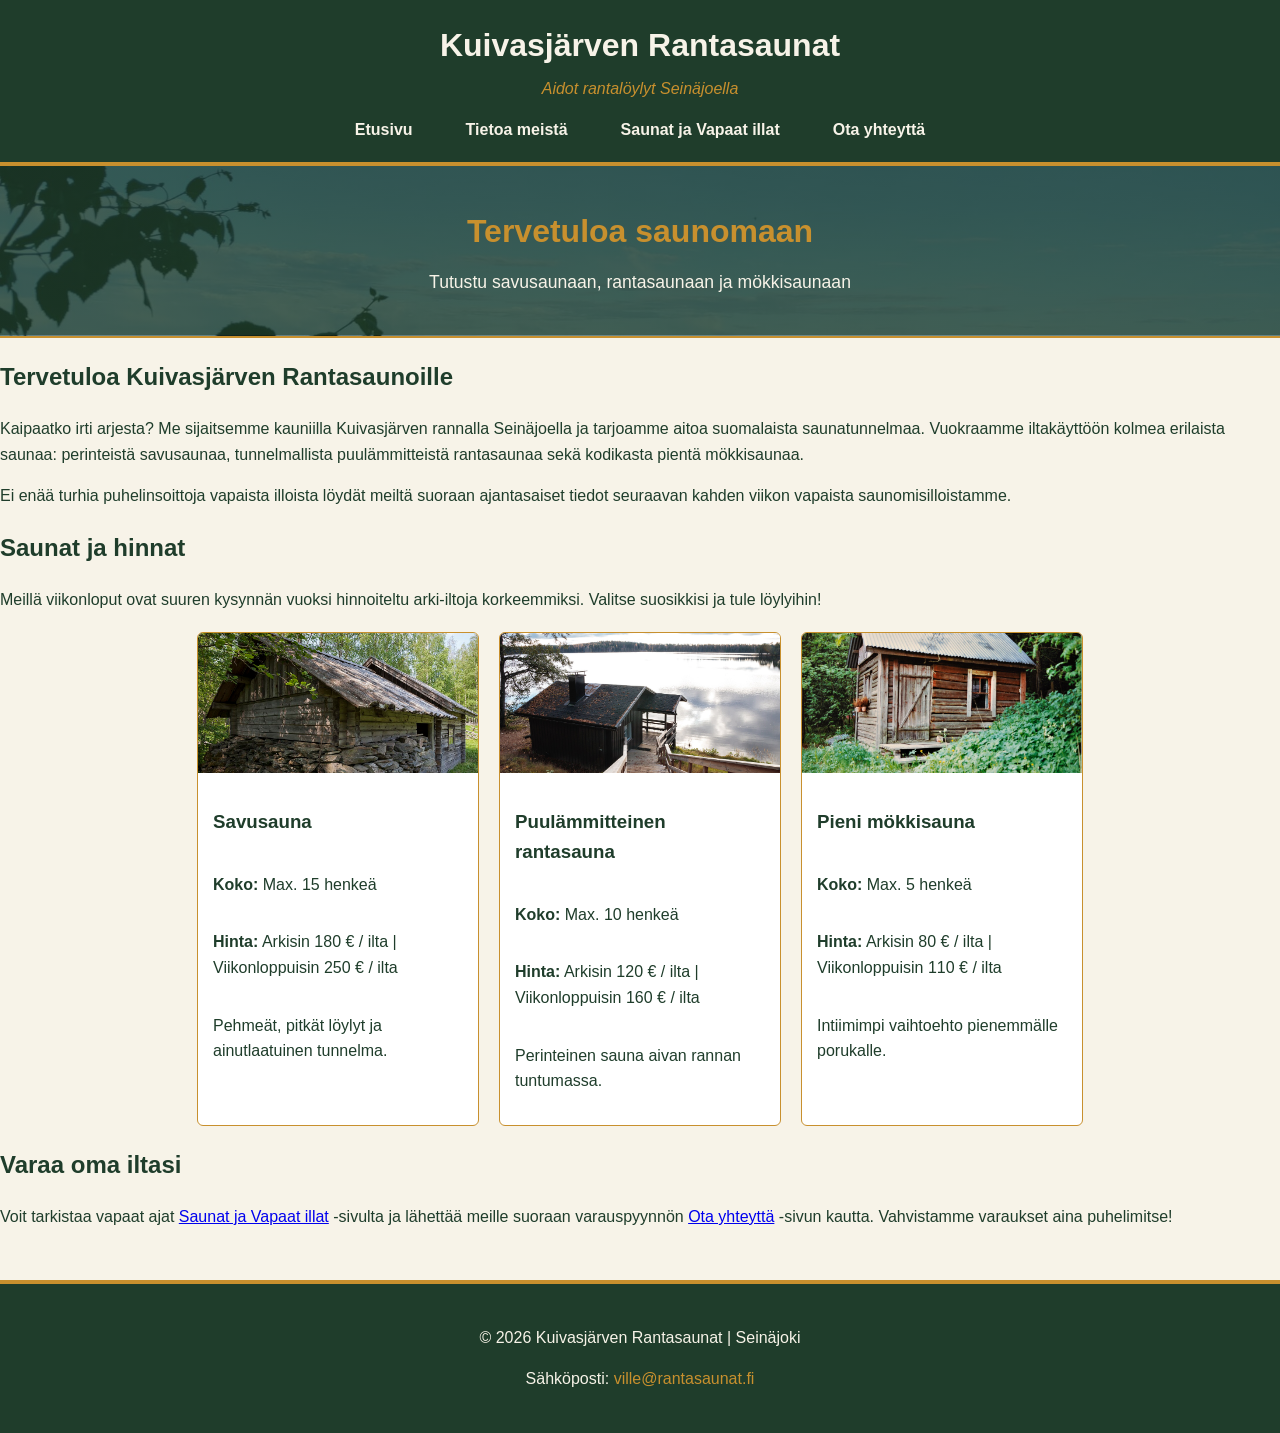
<file: index.html>
<!DOCTYPE html>
<html lang="fi">
<head>
    <meta charset="UTF-8">
    <title>Kuivasjärven Rantasaunat</title>
    <!-- Linkki yhteiseen tyylitiedostoon -->
    <link rel="stylesheet" href="style.css">
    <script src="script.js" defer></script>
</head>
<body>

    <!-- YLÄPALKKI JA NAVIGAATIO (Sama kaikilla sivuilla) -->
    <header class="site-header">
        <div class="header-content">
            <h1>Kuivasjärven Rantasaunat</h1>
            <p class="tagline">Aidot rantalöylyt Seinäjoella</p>
        </div>
        <nav>
            <ul>
                <li><a href="index.html">Etusivu</a></li>
                <li><a href="about.html">Tietoa meistä</a></li>
                <li><a href="listing.html">Saunat ja Vapaat illat</a></li>
                <li><a href="contact.html">Ota yhteyttä</a></li>
            </ul>
        </nav>
    </header>

    <section class="page-banner">
        <div class="banner-text">
            <h2>Tervetuloa saunomaan</h2>
            <p>Tutustu savusaunaan, rantasaunaan ja mökkisaunaan</p>
        </div>
    </section>

    <!-- VARSINAINEN SISÄLTÖ (Vaihtelee sivuittain) -->
<main>
    <section>
        <h2>Tervetuloa Kuivasjärven Rantasaunoille</h2>
        <p>Kaipaatko irti arjesta? Me sijaitsemme kauniilla Kuivasjärven rannalla Seinäjoella ja tarjoamme aitoa suomalaista saunatunnelmaa. Vuokraamme iltakäyttöön kolmea erilaista saunaa: perinteistä savusaunaa, tunnelmallista puulämmitteistä rantasaunaa sekä kodikasta pientä mökkisaunaa.</p>
        <p>Ei enää turhia puhelinsoittoja vapaista illoista löydät meiltä suoraan ajantasaiset tiedot seuraavan kahden viikon vapaista saunomisilloistamme.</p>
    </section>

    <section>
        <h2>Saunat ja hinnat</h2>
        <p>Meillä viikonloput ovat suuren kysynnän vuoksi hinnoiteltu arki-iltoja korkeemmiksi. Valitse suosikkisi ja tule löylyihin!</p>
        
 <div class="laatikot">
    <article class="laatikko">
        <img src="images/savusauna.jpg" alt="Tunnelmallinen savusauna pimeässä illassa Kuivasjärven rannalla" class="laatikko-kuva">
        <h3>Savusauna</h3>
        <p><strong>Koko:</strong> Max. 15 henkeä</p>
        <p><strong>Hinta:</strong> Arkisin 180 € / ilta | Viikonloppuisin 250 € / ilta</p>
        <p>Pehmeät, pitkät löylyt ja ainutlaatuinen tunnelma.</p>
    </article>

    <article class="laatikko">
        <img src="images/rantasauna.jpg" alt="Puulämmitteinen rantasauna ja laituri" class="laatikko-kuva">
        <h3>Puulämmitteinen rantasauna</h3>
        <p><strong>Koko:</strong> Max. 10 henkeä</p>
        <p><strong>Hinta:</strong> Arkisin 120 € / ilta | Viikonloppuisin 160 € / ilta</p>
        <p>Perinteinen sauna aivan rannan tuntumassa.</p>
    </article>

    <article class="laatikko">
        <img src="images/mokkalassa.jpg" alt="Pieni mökkisauna metsän reunassa" class="laatikko-kuva">
        <h3>Pieni mökkisauna</h3>
        <p><strong>Koko:</strong> Max. 5 henkeä</p>
        <p><strong>Hinta:</strong> Arkisin 80 € / ilta | Viikonloppuisin 110 € / ilta</p>
        <p>Intiimimpi vaihtoehto pienemmälle porukalle.</p>
    </article>
</div>
    </section>

    <section>
        <h2>Varaa oma iltasi</h2>
        <p>Voit tarkistaa vapaat ajat <a href="listing.html">Saunat ja Vapaat illat</a> -sivulta ja lähettää meille suoraan varauspyynnön <a href="contact.html">Ota yhteyttä</a> -sivun kautta. Vahvistamme varaukset aina puhelimitse!</p>
    </section>
</main>

    <footer class="site-footer">
        <p>&copy; 2026 Kuivasjärven Rantasaunat | Seinäjoki</p>
        <p>Sähköposti: <a href="mailto:ville@rantasaunat.fi">ville@rantasaunat.fi</a></p>
    </footer>

</body>
</html>
</file>
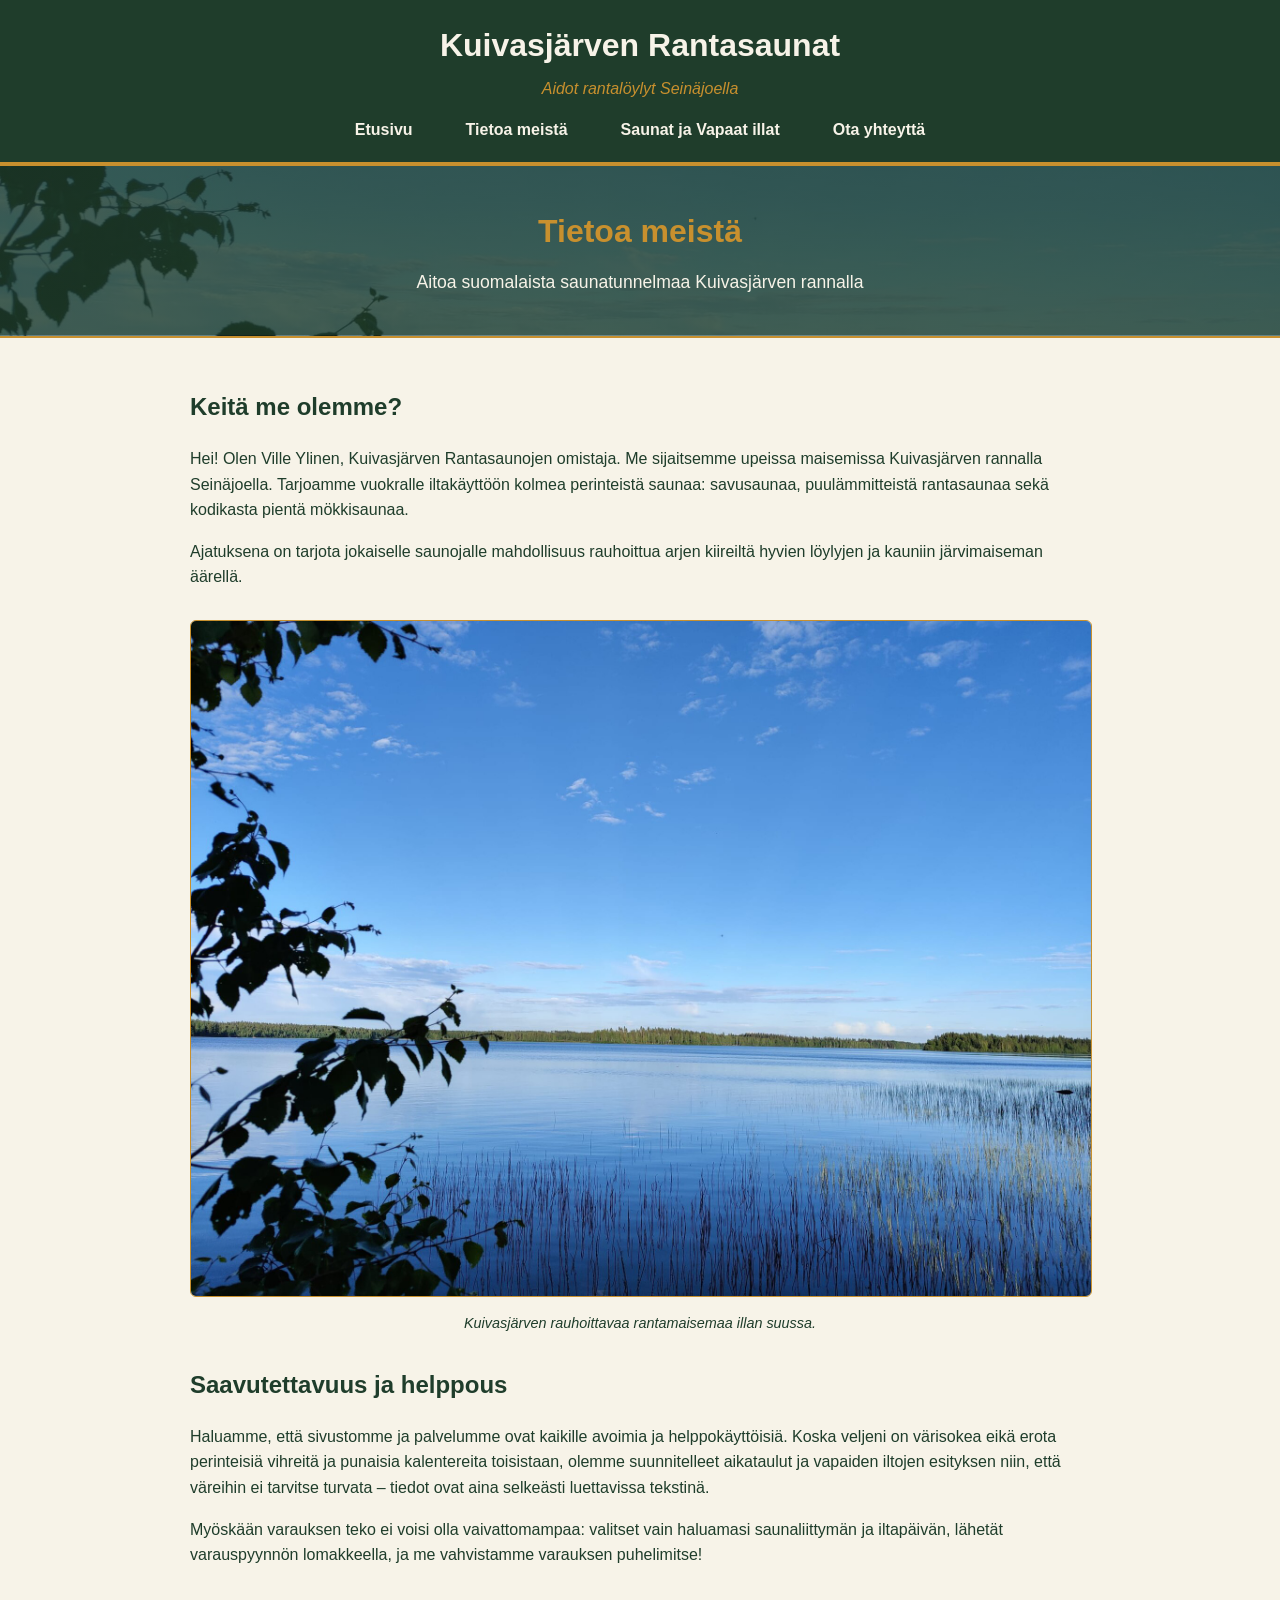
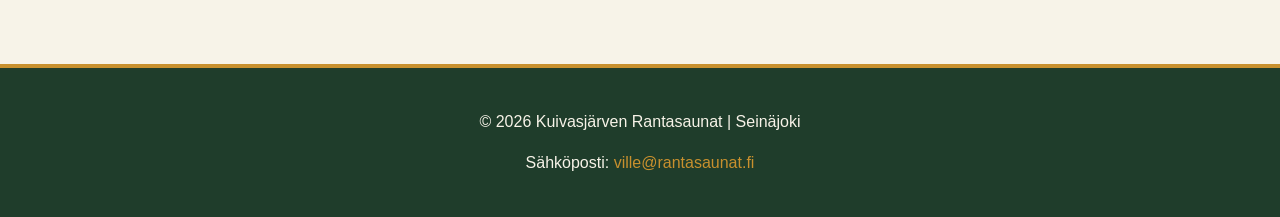
<file: about.html>
<!DOCTYPE html>
<html lang="fi">
<head>
    <meta charset="UTF-8">
    <title>Tietoa meistä Kuivasjärven Rantasaunat</title>
    <link rel="stylesheet" href="style.css">
    <script src="script.js" defer></script>
</head>
<body>

    <!-- YLÄPALKKI JA NAVIGAATIO -->
    <header class="site-header">
        <div class="header-content">
            <h1>Kuivasjärven Rantasaunat</h1>
            <p class="tagline">Aidot rantalöylyt Seinäjoella</p>
        </div>
        <nav>
            <ul>
                <li><a href="index.html">Etusivu</a></li>
                <li><a href="about.html">Tietoa meistä</a></li>
                <li><a href="listing.html">Saunat ja Vapaat illat</a></li>
                <li><a href="contact.html">Ota yhteyttä</a></li>
            </ul>
        </nav>
    </header>

    <!-- SIVUN BANNERI -->
    <section class="page-banner">
        <div class="banner-text">
            <h2>Tietoa meistä</h2>
            <p>Aitoa suomalaista saunatunnelmaa Kuivasjärven rannalla</p>
        </div>
    </section>

    <!-- VARSINAINEN SISÄLTÖ -->
    <main class="site-main">
        <section>
            <h2>Keitä me olemme?</h2>
            <p>Hei! Olen Ville Ylinen, Kuivasjärven Rantasaunojen omistaja. Me sijaitsemme upeissa maisemissa Kuivasjärven rannalla Seinäjoella. Tarjoamme vuokralle iltakäyttöön kolmea perinteistä saunaa: savusaunaa, puulämmitteistä rantasaunaa sekä kodikasta pientä mökkisaunaa.</p>
            <p>Ajatuksena on tarjota jokaiselle saunojalle mahdollisuus rauhoittua arjen kiireiltä hyvien löylyjen ja kauniin järvimaiseman äärellä.</p>
        </section>

 <!-- Kuva-osio korjattu div-elementiksi -->
        <div style="text-align: center; margin: 30px 0;">
            <figure style="margin: 0;">
                <img src="images/rantamaisema.jpg" alt="Rantamaisema Kuivasjärveltä" style="max-width: 100%; height: auto; border-radius: 6px; border: 1px solid #c8902e;">
                <figcaption style="font-style: italic; font-size: 0.9rem; margin-top: 8px; color: #1f3d2b;">Kuivasjärven rauhoittavaa rantamaisemaa illan suussa.</figcaption>
            </figure>
        </div>

        <section>
            <h2>Saavutettavuus ja helppous</h2>
            <p>Haluamme, että sivustomme ja palvelumme ovat kaikille avoimia ja helppokäyttöisiä. Koska veljeni on värisokea eikä erota perinteisiä vihreitä ja punaisia kalentereita toisistaan, olemme suunnitelleet aikataulut ja vapaiden iltojen esityksen niin, että väreihin ei tarvitse turvata – tiedot ovat aina selkeästi luettavissa tekstinä.</p>
            <p>Myöskään varauksen teko ei voisi olla vaivattomampaa: valitset vain haluamasi saunaliittymän ja iltapäivän, lähetät varauspyynnön lomakkeella, ja me vahvistamme varauksen puhelimitse!</p>
        </section>
    </main>

    <!-- ALAPALKKI -->
    <footer class="site-footer">
        <p>&copy; 2026 Kuivasjärven Rantasaunat | Seinäjoki</p>
        <p>Sähköposti: <a href="mailto:ville@rantasaunat.fi">ville@rantasaunat.fi</a></p>
    </footer>

</body>
</html>
</file>
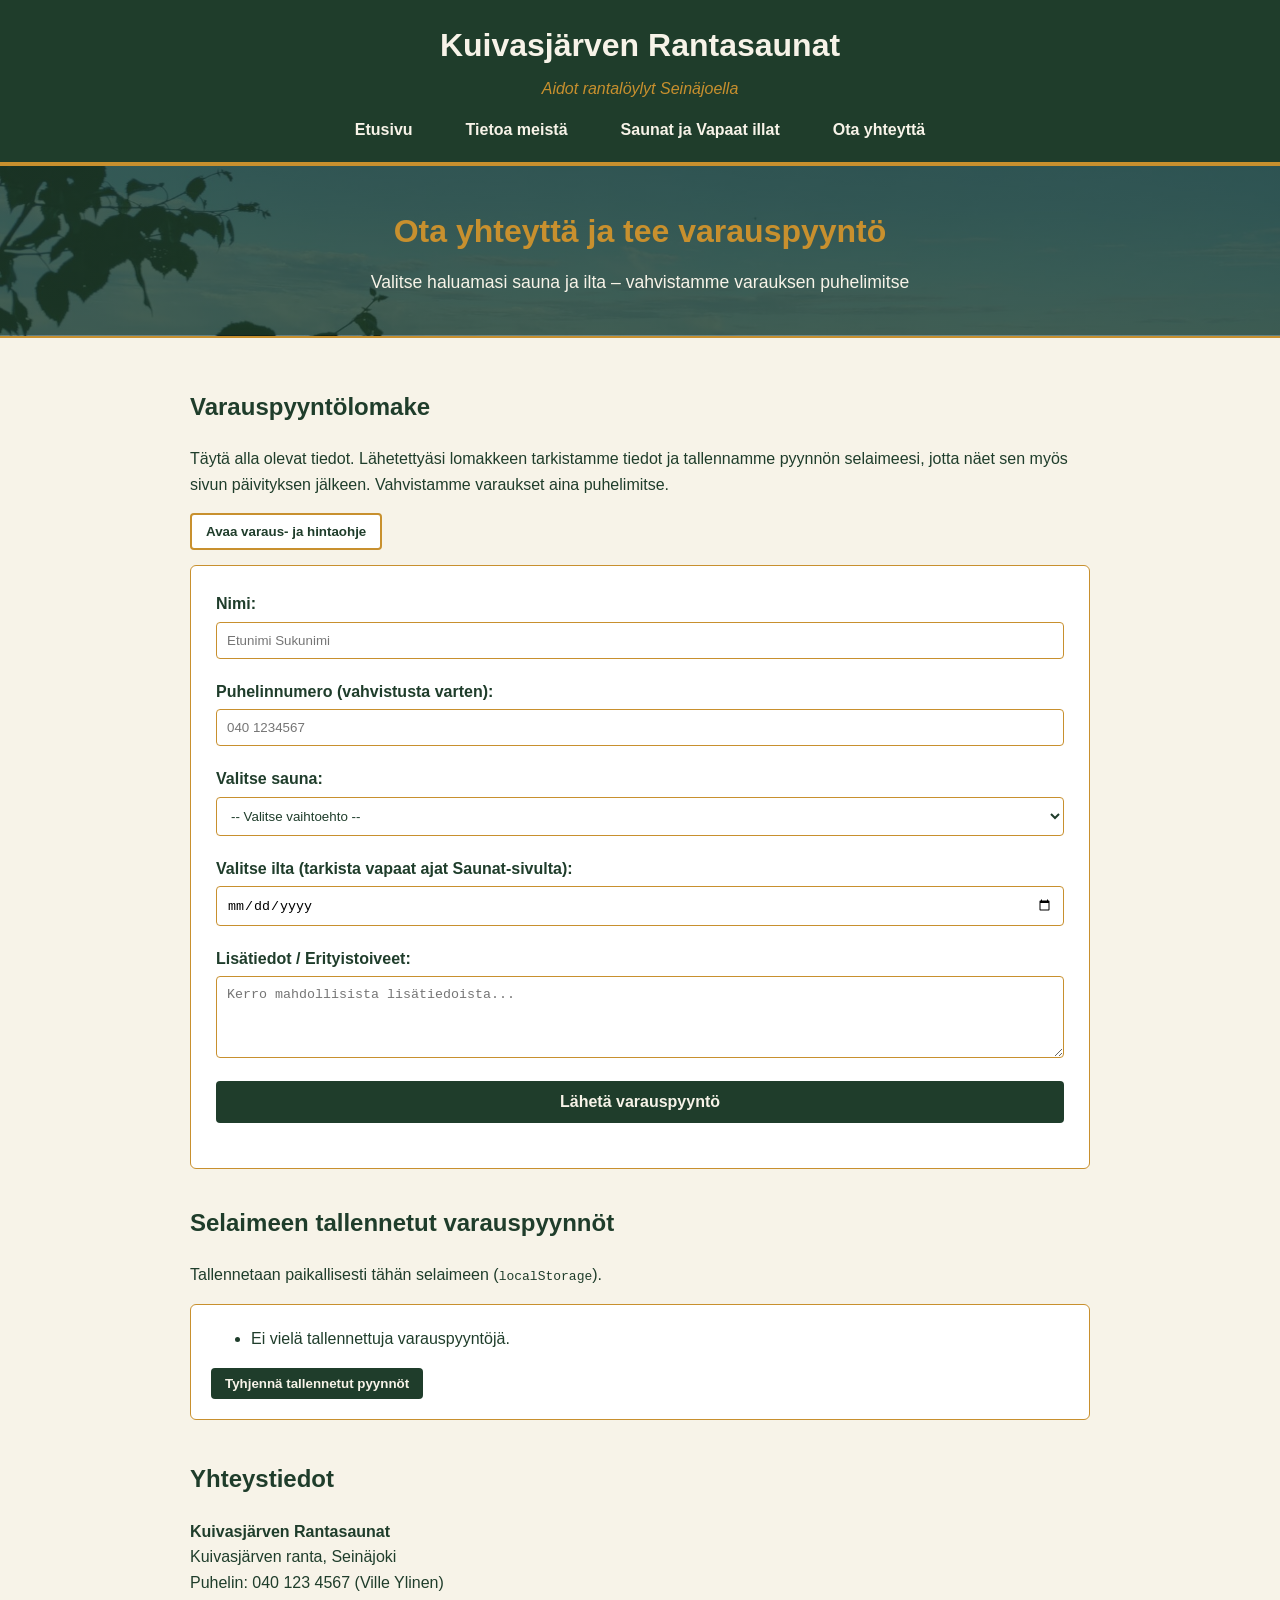
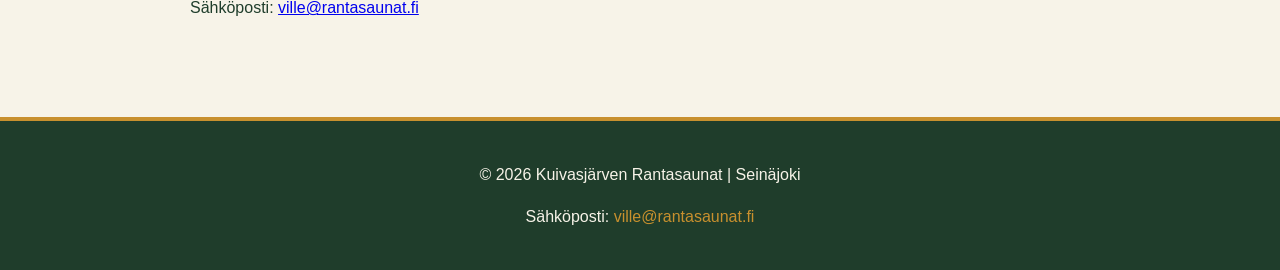
<file: contact.html>
<!DOCTYPE html>
<html lang="fi">
<head>
    <meta charset="UTF-8">
    <title>Ota yhteyttä - Kuivasjärven Rantasaunat</title>
    <link rel="stylesheet" href="style.css">
    <script src="script.js" defer></script>
</head>
<body>

    <!-- YLÄPALKKI JA NAVIGAATIO -->
    <header class="site-header">
        <div class="header-content">
            <h1>Kuivasjärven Rantasaunat</h1>
            <p class="tagline">Aidot rantalöylyt Seinäjoella</p>
        </div>
        <nav>
            <ul>
                <li><a href="index.html">Etusivu</a></li>
                <li><a href="about.html">Tietoa meistä</a></li>
                <li><a href="listing.html">Saunat ja Vapaat illat</a></li>
                <li><a href="contact.html">Ota yhteyttä</a></li>
            </ul>
        </nav>
    </header>

    <!-- SIVUN BANNERI -->
    <section class="page-banner">
        <div class="banner-text">
            <h2>Ota yhteyttä ja tee varauspyyntö</h2>
            <p>Valitse haluamasi sauna ja ilta – vahvistamme varauksen puhelimitse</p>
        </div>
    </section>

 <!-- VARSINAINEN SISÄLTÖ -->
    <main class="site-main">
        <section>
            <h2>Varauspyyntölomake</h2>
            <p>Täytä alla olevat tiedot. Lähetettyäsi lomakkeen tarkistamme tiedot ja tallennamme pyynnön selaimeesi, jotta näet sen myös sivun päivityksen jälkeen. Vahvistamme varaukset aina puhelimitse.</p>

            <!-- Yksi popover-valikko (esim. apuohje / hinnoittelu- ja aikatauluinfo) -->
            <div style="margin: 15px 0;">
                <button type="button" popovertarget="varaus-popover" style="background-color: #ffffff; color: #1f3d2b; border: 2px solid #c8902e; padding: 9px 14px; border-radius: 4px; font-weight: bold; cursor: pointer;">
                    Avaa varaus- ja hintaohje
                </button>

                <div id="varaus-popover" popover style="background-color: #f7f3e8; color: #1f3d2b; border: 2px solid #1f3d2b; border-radius: 6px; padding: 18px; max-width: 420px; box-shadow: 0 6px 20px rgba(0, 0, 0, 0.25);">
                    <h3 style="margin-top: 0; color: #1f3d2b;">Hyvä tietää ennen lähettämistä</h3>
                    <p style="margin-top: 0;"><strong>Viikonloppuhinnat (pe–su):</strong> Savusauna 250 €, Rantasauna 160 €, Pieni mökkisauna 110 €.</p>
                    <p style="margin-bottom: 12px;"><strong>Arkisin (ma–to):</strong> Savusauna 180 €, Rantasauna 120 €, Pieni mökkisauna 80 €.</p>
                    <button type="button" popovertarget="varaus-popover" popovertargetaction="hide" style="background-color: #1f3d2b; color: #f7f3e8; border: none; padding: 8px 14px; border-radius: 4px; font-weight: bold; cursor: pointer;">
                        Sulje ohje
                    </button>
                </div>
            </div>

            <!-- Lomake laatikon sisällä -->
            <div style="background-color: #ffffff; border: 1px solid #c8902e; padding: 25px; border-radius: 6px; margin-top: 15px;">
                <form id="varauslomake" action="#" method="POST" novalidate style="display: flex; flex-direction: column; gap: 15px;">

                    <div>
                        <label for="nimi" style="display: block; font-weight: bold; margin-bottom: 5px; color: #1f3d2b;">Nimi:</label>
                        <input type="text" id="nimi" name="nimi" placeholder="Etunimi Sukunimi" style="width: 100%; padding: 10px; border: 1px solid #c8902e; border-radius: 4px; box-sizing: border-box;">
                        <p id="virhe-nimi" role="alert" style="margin: 5px 0 0 0; font-weight: bold; color: #7a2e00;"></p>
                    </div>

                    <div>
                        <label for="puhelin" style="display: block; font-weight: bold; margin-bottom: 5px; color: #1f3d2b;">Puhelinnumero (vahvistusta varten):</label>
                        <input type="tel" id="puhelin" name="puhelin" placeholder="040 1234567" style="width: 100%; padding: 10px; border: 1px solid #c8902e; border-radius: 4px; box-sizing: border-box;">
                        <p id="virhe-puhelin" role="alert" style="margin: 5px 0 0 0; font-weight: bold; color: #7a2e00;"></p>
                    </div>

                    <div>
                        <label for="sauna" style="display: block; font-weight: bold; margin-bottom: 5px; color: #1f3d2b;">Valitse sauna:</label>
                        <select id="sauna" name="sauna" style="width: 100%; padding: 10px; border: 1px solid #c8902e; border-radius: 4px; background-color: #ffffff; color: #1f3d2b; box-sizing: border-box;">
                            <option value="">-- Valitse vaihtoehto --</option>
                            <option value="Savusauna">Savusauna (Max. 15 hlö)</option>
                            <option value="Puulämmitteinen rantasauna">Puulämmitteinen rantasauna (Max. 10 hlö)</option>
                            <option value="Pieni mökkisauna">Pieni mökkisauna (Max. 5 hlö)</option>
                        </select>
                        <p id="virhe-sauna" role="alert" style="margin: 5px 0 0 0; font-weight: bold; color: #7a2e00;"></p>
                    </div>

                    <div>
                        <label for="ilta" style="display: block; font-weight: bold; margin-bottom: 5px; color: #1f3d2b;">Valitse ilta (tarkista vapaat ajat Saunat-sivulta):</label>
                        <input type="date" id="ilta" name="ilta" style="width: 100%; padding: 10px; border: 1px solid #c8902e; border-radius: 4px; box-sizing: border-box;">
                        <p id="virhe-ilta" role="alert" style="margin: 5px 0 0 0; font-weight: bold; color: #7a2e00;"></p>
                    </div>

                    <div>
                        <label for="viesti" style="display: block; font-weight: bold; margin-bottom: 5px; color: #1f3d2b;">Lisätiedot / Erityistoiveet:</label>
                        <textarea id="viesti" name="viesti" rows="4" placeholder="Kerro mahdollisista lisätiedoista..." style="width: 100%; padding: 10px; border: 1px solid #c8902e; border-radius: 4px; box-sizing: border-box;"></textarea>
                    </div>

                    <button type="submit" style="background-color: #1f3d2b; color: #f7f3e8; padding: 12px 20px; border: none; border-radius: 4px; font-weight: bold; font-size: 1rem; cursor: pointer;">
                        Lähetä varauspyyntö
                    </button>

                    <p id="lomake-tila" aria-live="polite" style="margin: 5px 0 0 0; font-weight: bold;"></p>
                </form>
            </div>
        </section>

        <!-- Selaimeen tallennetut varauspyynnöt -->
        <section style="margin-top: 35px;">
            <h2>Selaimeen tallennetut varauspyynnöt</h2>
            <p>Tallennetaan paikallisesti tähän selaimeen (<code>localStorage</code>).</p>
            <div style="background-color: #ffffff; border: 1px solid #c8902e; padding: 20px; border-radius: 6px;">
                <ul id="tallennetut-pyynnot" style="line-height: 1.7; margin-top: 0;"></ul>
                <button type="button" id="tyhjenna-pyynnot" style="background-color: #1f3d2b; color: #f7f3e8; padding: 8px 14px; border: none; border-radius: 4px; font-weight: bold; cursor: pointer;">
                    Tyhjennä tallennetut pyynnöt
                </button>
            </div>
        </section>

        <section style="margin-top: 40px;">
            <h2>Yhteystiedot</h2>
            <p><strong>Kuivasjärven Rantasaunat</strong><br>
            Kuivasjärven ranta, Seinäjoki<br>
            Puhelin: 040 123 4567 (Ville Ylinen)<br>
            Sähköposti: <a href="mailto:ville@rantasaunat.fi">ville@rantasaunat.fi</a></p>
        </section>
    </main>

    <!-- ALAPALKKI -->
    <footer class="site-footer">
        <p>&copy; 2026 Kuivasjärven Rantasaunat | Seinäjoki</p>
        <p>Sähköposti: <a href="mailto:ville@rantasaunat.fi">ville@rantasaunat.fi</a></p>
    </footer>

</body>
</html>
</file>
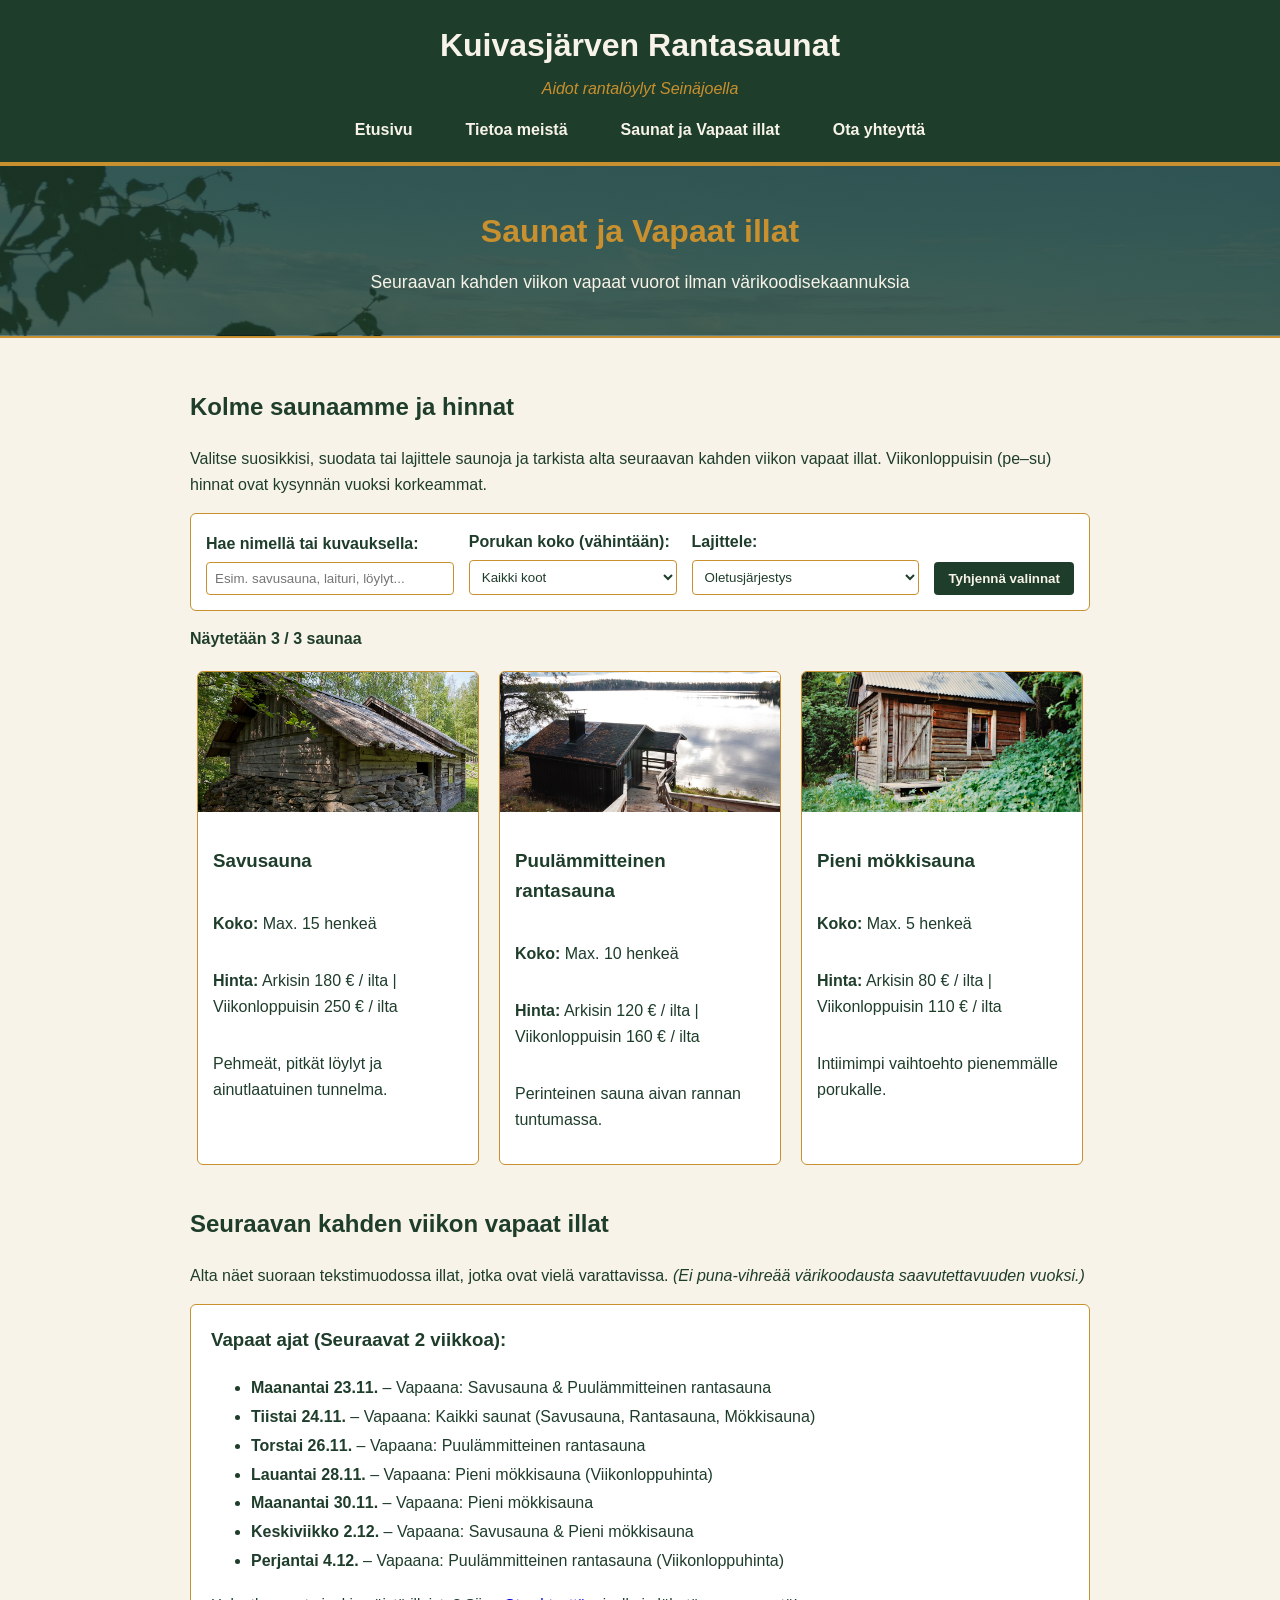
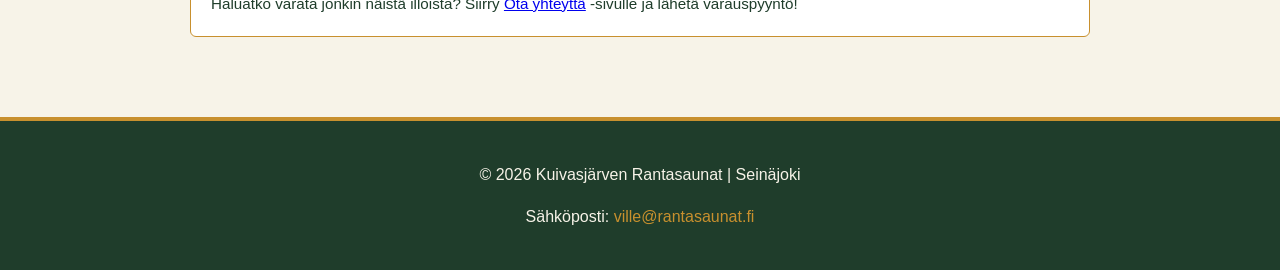
<file: listing.html>
<!DOCTYPE html>
<html lang="fi">
<head>
    <meta charset="UTF-8">
    <title>Saunat ja Vapaat illat Kuivasjärven Rantasaunat</title>
    <link rel="stylesheet" href="style.css">
    <script src="script.js" defer></script>
</head>
<body>

    
    <!-- YLÄPALKKI JA NAVIGAATIO -->
    <header class="site-header">
        <div class="header-content">
            <h1>Kuivasjärven Rantasaunat</h1>
            <p class="tagline">Aidot rantalöylyt Seinäjoella</p>
        </div>
        <nav>
            <ul>
                <li><a href="index.html">Etusivu</a></li>
                <li><a href="about.html">Tietoa meistä</a></li>
                <li><a href="listing.html">Saunat ja Vapaat illat</a></li>
                <li><a href="contact.html">Ota yhteyttä</a></li>
            </ul>
        </nav>
    </header>

    <!-- SIVUN BANNERI -->
    <section class="page-banner">
        <div class="banner-text">
            <h2>Saunat ja Vapaat illat</h2>
            <p>Seuraavan kahden viikon vapaat vuorot ilman värikoodisekaannuksia</p>
        </div>
    </section>

    <!-- VARSINAINEN SISÄLTÖ -->
<!-- VARSINAINEN SISÄLTÖ -->
    <main class="site-main">
        <section>
            <h2>Kolme saunaamme ja hinnat</h2>
            <p>Valitse suosikkisi, suodata tai lajittele saunoja ja tarkista alta seuraavan kahden viikon vapaat illat. Viikonloppuisin (pe–su) hinnat ovat kysynnän vuoksi korkeammat.</p>

            <!-- Haku, suodatus ja lajittelu (toimii näppäimistöllä ja ilman onclick-attribuutteja) -->
            <div style="background-color: #ffffff; border: 1px solid #c8902e; padding: 15px; border-radius: 6px; margin-bottom: 15px; display: flex; flex-wrap: wrap; gap: 15px; align-items: end;">
                <div style="flex: 1 1 200px;">
                    <label for="sauna-haku" style="display: block; font-weight: bold; margin-bottom: 5px;">Hae nimellä tai kuvauksella:</label>
                    <input type="search" id="sauna-haku" placeholder="Esim. savusauna, laituri, löylyt..." style="width: 100%; padding: 8px; border: 1px solid #c8902e; border-radius: 4px; box-sizing: border-box;">
                </div>

                <div style="flex: 1 1 160px;">
                    <label for="koko-suodatin" style="display: block; font-weight: bold; margin-bottom: 5px;">Porukan koko (vähintään):</label>
                    <select id="koko-suodatin" style="width: 100%; padding: 8px; border: 1px solid #c8902e; border-radius: 4px; background-color: #ffffff; color: #1f3d2b; box-sizing: border-box;">
                        <option value="0">Kaikki koot</option>
                        <option value="5">Vähintään 5 hlö</option>
                        <option value="10">Vähintään 10 hlö</option>
                        <option value="15">Vähintään 15 hlö</option>
                    </select>
                </div>

                <div style="flex: 1 1 180px;">
                    <label for="sauna-lajittelu" style="display: block; font-weight: bold; margin-bottom: 5px;">Lajittele:</label>
                    <select id="sauna-lajittelu" style="width: 100%; padding: 8px; border: 1px solid #c8902e; border-radius: 4px; background-color: #ffffff; color: #1f3d2b; box-sizing: border-box;">
                        <option value="oletus">Oletusjärjestys</option>
                        <option value="hinta-asc">Arkihinta: halvin ensin</option>
                        <option value="hinta-desc">Arkihinta: kallein ensin</option>
                        <option value="koko-desc">Koko: suurin ensin</option>
                    </select>
                </div>

                <div>
                    <button type="button" id="nollaa-suodattimet" style="background-color: #1f3d2b; color: #f7f3e8; padding: 9px 14px; border: none; border-radius: 4px; font-weight: bold; cursor: pointer;">
                        Tyhjennä valinnat
                    </button>
                </div>
            </div>

            <!-- Tilarivi, joka kertoo montako näytetään -->
            <p id="tilarivi" aria-live="polite" style="font-weight: bold; margin: 10px 0 20px 0;">Näytetään 3 / 3 saunaa</p>

            <!-- Saunalaatikot kuvilla -->
            <div class="laatikot" id="sauna-lista">
                <article class="laatikko" data-hinta-arki="180" data-koko="15">
                    <img src="images/savusauna.jpg" alt="Tunnelmallinen savusauna pimeässä illassa Kuivasjärven rannalla" class="laatikko-kuva">
                    <h3>Savusauna</h3>
                    <p><strong>Koko:</strong> Max. 15 henkeä</p>
                    <p><strong>Hinta:</strong> Arkisin 180 € / ilta | Viikonloppuisin 250 € / ilta</p>
                    <p>Pehmeät, pitkät löylyt ja ainutlaatuinen tunnelma.</p>
                </article>

                <article class="laatikko" data-hinta-arki="120" data-koko="10">
                    <img src="images/rantasauna.jpg" alt="Puulämmitteinen rantasauna ja laituri" class="laatikko-kuva">
                    <h3>Puulämmitteinen rantasauna</h3>
                    <p><strong>Koko:</strong> Max. 10 henkeä</p>
                    <p><strong>Hinta:</strong> Arkisin 120 € / ilta | Viikonloppuisin 160 € / ilta</p>
                    <p>Perinteinen sauna aivan rannan tuntumassa.</p>
                </article>

                <article class="laatikko" data-hinta-arki="80" data-koko="5">
                    <img src="images/mokkalassa.jpg" alt="Pieni mökkisauna metsän reunassa" class="laatikko-kuva">
                    <h3>Pieni mökkisauna</h3>
                    <p><strong>Koko:</strong> Max. 5 henkeä</p>
                    <p><strong>Hinta:</strong> Arkisin 80 € / ilta | Viikonloppuisin 110 € / ilta</p>
                    <p>Intiimimpi vaihtoehto pienemmälle porukalle.</p>
                </article>
            </div>
        </section>

        <!-- Vapaat illat ilman värikoodistusongelmaa -->
        <section style="margin-top: 40px;">
            <h2>Seuraavan kahden viikon vapaat illat</h2>
            <p>Alta näet suoraan tekstimuodossa illat, jotka ovat vielä varattavissa. <em>(Ei puna-vihreää värikoodausta saavutettavuuden vuoksi.)</em></p>

            <div style="background-color: #ffffff; border: 1px solid #c8902e; padding: 20px; border-radius: 6px; margin-top: 15px;">
                <h3 style="margin-top: 0; color: #1f3d2b;">Vapaat ajat (Seuraavat 2 viikkoa):</h3>
                <ul style="line-height: 1.8;">
                    <li><strong>Maanantai 23.11.</strong> – Vapaana: Savusauna &amp; Puulämmitteinen rantasauna</li>
                    <li><strong>Tiistai 24.11.</strong> – Vapaana: Kaikki saunat (Savusauna, Rantasauna, Mökkisauna)</li>
                    <li><strong>Torstai 26.11.</strong> – Vapaana: Puulämmitteinen rantasauna</li>
                    <li><strong>Lauantai 28.11.</strong> – Vapaana: Pieni mökkisauna (Viikonloppuhinta)</li>
                    <li><strong>Maanantai 30.11.</strong> – Vapaana: Pieni mökkisauna</li>
                    <li><strong>Keskiviikko 2.12.</strong> – Vapaana: Savusauna &amp; Pieni mökkisauna</li>
                    <li><strong>Perjantai 4.12.</strong> – Vapaana: Puulämmitteinen rantasauna (Viikonloppuhinta)</li>
                </ul>
                <p style="margin-bottom: 0; font-size: 0.95rem;">Haluatko varata jonkin näistä illoista? Siirry <a href="contact.html">Ota yhteyttä</a> -sivulle ja lähetä varauspyyntö!</p>
            </div>
        </section>
    </main>
    
    <!-- ALAPALKKI -->
    <footer class="site-footer">
        <p>&copy; 2026 Kuivasjärven Rantasaunat | Seinäjoki</p>
        <p>Sähköposti: <a href="mailto:ville@rantasaunat.fi">ville@rantasaunat.fi</a></p>
    </footer>

</body>
</html>
</file>
<file: style.css>
/* Yleiset tyylit */
body {
    background-color: #f7f3e8;
    color: #1f3d2b;
    font-family: Arial, sans-serif;
    margin: 0;
    padding: 0;
    line-height: 1.6;
}

/* Yläpalkki ja navigaatio */
.site-header {
    background-color: #1f3d2b;
    color: #f7f3e8;
    padding: 20px;
    text-align: center;
    border-bottom: 4px solid #c8902e;
}

.site-header h1 {
    margin: 0 0 5px 0;
    color: #f7f3e8;
}

.tagline {
    margin: 0 0 15px 0;
    font-style: italic;
    color: #c8902e;
}

nav ul {
    list-style: none;
    padding: 0;
    margin: 0;
    display: flex;
    justify-content: center;
    gap: 25px;
    flex-wrap: wrap;
}

nav a {
    color: #f7f3e8;
    text-decoration: none;
    font-weight: bold;
    padding: 8px 14px;
    border-radius: 4px;
    transition: background-color 0.2s;
}

nav a:hover {
    background-color: #c8902e;
    color: #1f3d2b;
}

/* Sivun banneri */
.page-banner {
    background-color: #1f3d2b;
    color: #f7f3e8;
    background-image: linear-gradient(rgba(31, 61, 43, 0.8), rgba(31, 61, 43, 0.8)), url('images/rantamaisema.jpg'); /* Voit lisätä taustakuvan tai poistaa linear-gradientin jos haluat pelkän värin */
    background-size: cover;
    background-position: center;
    padding: 40px 20px;
    text-align: center;
    border-bottom: 2px solid #c8902e;
}

.page-banner h2 {
    margin: 0 0 10px 0;
    color: #c8902e;
    font-size: 2rem;
}

.page-banner p {
    margin: 0;
    font-size: 1.1rem;
}

/* Pääsisällön alue */
.site-main {
    padding: 30px 20px;
    max-width: 900px;
    margin: 0 auto;
}

/* Varmista että laatikot ovat joustavia ja pitävät sisällöllään saman muodon */
.laatikot {
    display: flex;
    gap: 20px;
    justify-content: center;
    flex-wrap: wrap;
    margin: 20px 0;
}

.laatikko {
    background-color: #ffffff;
    border: 1px solid #c8902e;
    padding: 15px;
    border-radius: 6px;
    width: 250px;
    display: flex;
    flex-direction: column;
}

/* KORJATTU KUVIEN TYYLI: Pakottaa kuvat asettumaan siististi laatikon sisään */
.laatikko img.laatikko-kuva {
    width: calc(100% + 30px); /* Kasvattaa kuvan leveyden yli paddingien */
    height: 140px;            /* Kiinteä korkeus, jotta kuvat ovat saman kokoisia */
    object-fit: cover;        /* Leikkaa kuvaa fiksusti, ettei se veny */
    margin: -15px -15px 15px -15px; /* Nollaa laatikon sisäreunukset, jotta kuva osuu reunoihin asti */
    border-radius: 5px 5px 0 0;  /* Pyöristää vain yläkulmat */
}

/* Alapalkki */
.site-footer {
    text-align: center;
    padding: 25px;
    background-color: #1f3d2b;
    color: #f7f3e8;
    margin-top: 50px;
    border-top: 4px solid #c8902e;
}

.site-footer a {
    color: #c8902e;
    text-decoration: none;
}

.site-footer a:hover {
    text-decoration: underline;
}
</file>
